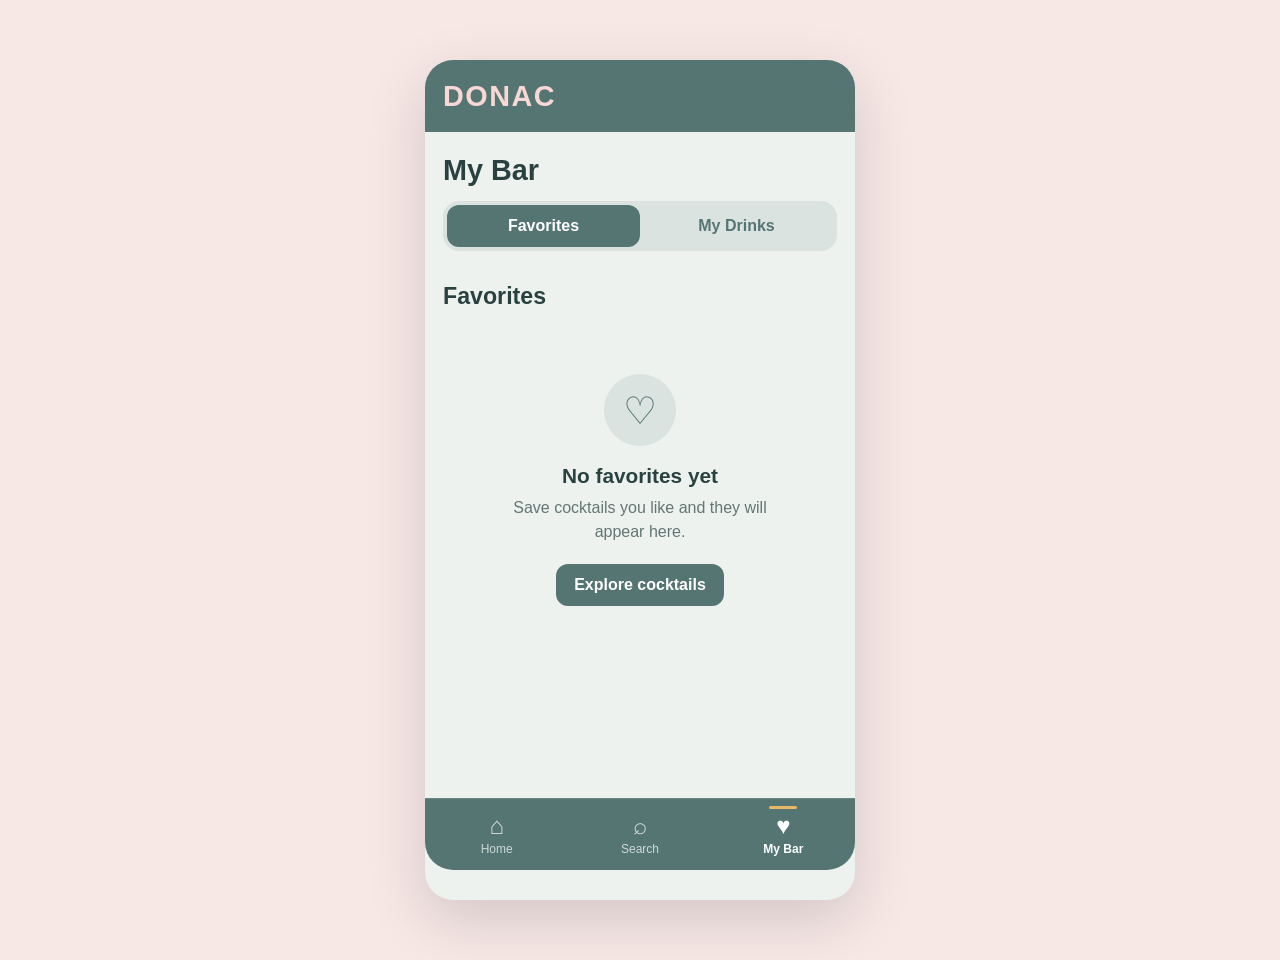
<file: my-bar.html>
<!DOCTYPE html>
<html lang="en">

<head>
    <meta charset="UTF-8">

    <meta
        name="viewport"
        content="width=device-width, initial-scale=1.0"
    >

    <title>My Bar | DONAC</title>

    <link rel="stylesheet" href="css/style.css">
    <link rel="stylesheet" href="css/components.css">
    <link rel="stylesheet" href="css/pages/my-bar.css">

    <link rel="manifest" href="manifest.json">
    <meta name="theme-color" content="#557573">

</head>

<body>

    <div class="app">

        <!-- HEADER -->
        <header class="top-bar">

            <a href="index.html" class="logo">
                DONAC
            </a>

        </header>


        <!-- MAIN -->
        <main class="main-content">

            <section class="section">

                <div class="section-header">

                    <h1>
                        My Bar
                    </h1>

                </div>


                <!-- TABS -->
                <div class="my-bar-tabs">

                    <button
                        class="my-bar-tab active"
                        data-tab="favorites"
                    >
                        Favorites
                    </button>

                    <button
                        class="my-bar-tab"
                        data-tab="my-drinks"
                    >
                        My Drinks
                    </button>

                </div>

            </section>


            <!-- FAVORITES -->
            <section
                class="my-bar-content active"
                id="favorites-content"
            >

                <div class="section-header">

                    <h2>
                        Favorites
                    </h2>

                </div>


                <div
                    class="cocktail-grid"
                    id="favorites-grid"
                >
                </div>


                <div
                    class="empty-state"
                    id="favorites-empty"
                >
                    <div class="empty-icon">
                        ♡
                    </div>

                    <h3>
                        No favorites yet
                    </h3>

                    <p>
                        Save cocktails you like
                        and they will appear here.
                    </p>

                    <a
                        href="index.html"
                        class="empty-button"
                    >
                        Explore cocktails
                    </a>

                </div>

            </section>


            <!-- MY DRINKS -->
            <section
    class="my-bar-content"
    id="my-drinks-content"
>

    <div class="section-header">

        <div>

            <h2>
                My Ingredients
            </h2>

            <p
                class="ingredient-count"
                id="ingredient-count"
            >
                0 selected
            </p>

        </div>


        <button
            class="clear-button"
            onclick="clearIngredients()"
        >
            Clear
        </button>

    </div>


    <p class="ingredients-help">
        Select the ingredients
        you currently have at home.
    </p>


    <div
        class="ingredients-list"
        id="ingredients-list"
    >
    </div>

    <div class="make-results">

    <div class="section-header results-header">

        <h2>
            What can I make?
        </h2>

    </div>


    <div
        class="result-group"
        id="can-make-group"
    >

        <h3 class="result-title">
            Can make
        </h3>

        <div
            class="cocktail-grid"
            id="can-make-grid"
        >
        </div>

        <p
            class="result-empty"
            id="can-make-empty"
        >
            Select more ingredients
            to unlock cocktails.
        </p>

    </div>


    <div
        class="result-group"
        id="almost-make-group"
    >

        <h3 class="result-title">
            Missing 1 ingredient
        </h3>

        <div
            class="cocktail-grid"
            id="almost-make-grid"
        >
        </div>

    </div>

</div>

    <!-- WHAT CAN I MAKE -->
<section class="can-make-section">

    <div class="section-header">

        <div>
            <h2>
                What can I make?
            </h2>

            <p
                class="can-make-count"
                id="can-make-count"
            >
                0 cocktails
            </p>
        </div>

    </div>


    <div
        class="cocktail-grid"
        id="can-make-grid"
    >
    </div>


    <div
        class="empty-state"
        id="can-make-empty"
    >

        <div class="empty-icon">
            🍸
        </div>

        <h3>
            Nothing yet
        </h3>

        <p>
            Select more ingredients
            to discover cocktails
            you can make.
        </p>

    </div>

</section>

</section>

        </main>


        <!-- BOTTOM NAVIGATION -->
        <nav class="bottom-nav">

            <a href="index.html" class="nav-item">

                <span class="nav-icon">
                    ⌂
                </span>

                <span>
                    Home
                </span>

            </a>


            <a href="search.html" class="nav-item">

                <span class="nav-icon">
                    ⌕
                </span>

                <span>
                    Search
                </span>

            </a>


            <a
                href="my-bar.html"
                class="nav-item active"
            >

                <span class="nav-icon">
                    ♥
                </span>

                <span>
                    My Bar
                </span>

            </a>

        </nav>

    </div>


    <script src="js/favorites.js"></script>
    <script src="js/my-bar.js"></script>
    <script src="js/pwa.js"></script>

</body>

</html>
</file>
<file: css/style.css>
:root {
    --color-background: #f7e8e6;
    --color-surface: #edf2ef;

    --color-primary: #557573;
    --color-primary-dark: #405f5d;

    --color-text: #294240;
    --color-text-light: #ffffff;

    --color-accent: #e7b866;

    --bottom-nav-height: 72px;
}


/* =========================
   RESET
========================= */

* {
    box-sizing: border-box;
}

html {
    scroll-behavior: smooth;
}

body {
    margin: 0;

    font-family:
        Arial,
        Helvetica,
        sans-serif;

    background: var(--color-background);
    color: var(--color-text);
}


/* =========================
   GLOBAL
========================= */

a {
    color: inherit;
    text-decoration: none;
}

button {
    font: inherit;
}

img {
    display: block;
    width: 100%;
}


/* =========================
   APP
========================= */

.app {
    width: 100%;
    min-height: 100vh;

    background: var(--color-surface);

    padding-bottom: calc(
        var(--bottom-nav-height) + 24px
    );
}


/* =========================
   MAIN CONTENT
========================= */

.main-content {
    padding: 22px 18px;
}

.section {
    margin-bottom: 32px;
}

.section-header {
    display: flex;

    justify-content: space-between;
    align-items: center;

    gap: 16px;

    margin-bottom: 14px;
}

.section-header h1,
.section-header h2 {
    margin: 0;
}

.section-header h1 {
    font-size: 1.8rem;
}

.section-header h2 {
    font-size: 1.45rem;
}

.section-header a {
    font-size: 0.9rem;
    font-weight: 600;

    color: var(--color-primary);
}

/* =========================
   GLOBAL UI POLISH
========================= */

body {
    -webkit-font-smoothing: antialiased;
}

button,
input {
    font-family: inherit;
}

button {
    -webkit-tap-highlight-color: transparent;
}

.main-content {
    padding-bottom: 24px;
}

.section:last-child {
    margin-bottom: 0;
}

/* =========================
   DESKTOP APP PREVIEW
========================= */

@media (min-width: 700px) {

    body {
        padding:
            30px 0;

        background:
            var(--color-background);
    }


    .app {
        max-width: 430px;

        margin:
            0 auto;

        min-height:
            calc(100vh - 60px);

        border-radius: 28px;

        overflow: hidden;

        box-shadow:
            0 20px 60px
            rgba(0, 0, 0, 0.15);
    }


    .bottom-nav {
        max-width: 430px;

        left: 50%;

        transform:
            translateX(-50%);

        bottom: 30px;

        border-radius:
            0 0 28px 28px;
    }

}
</file>
<file: css/components.css>
/* =========================
   TOP BAR
========================= */

.top-bar {
    height: 72px;

    display: flex;
    align-items: center;

    padding:
        env(safe-area-inset-top)
        18px
        0;

    background:
        var(--color-primary);

    box-sizing: content-box;
}

.logo {
    font-size: 1.8rem;
    font-weight: 800;

    letter-spacing: 1.5px;

    color: #f7d8d4;

    user-select: none;
}


/* =========================
   FEATURED CARD
========================= */

.featured-card {
    position: relative;

    height: 280px;

    overflow: hidden;

    border-radius: 22px;

    background: var(--color-primary);
}

.featured-image {
    width: 100%;
    height: 100%;

    object-fit: cover;
}

.featured-overlay {
    position: absolute;

    left: 0;
    right: 0;
    bottom: 0;

    display: flex;

    justify-content: space-between;
    align-items: end;

    gap: 20px;

    padding: 22px;

    color: white;

    background:
        linear-gradient(
            transparent,
            rgba(24, 52, 50, 0.9)
        );
}

.featured-overlay h2 {
    margin: 0 0 4px;

    font-size: 2rem;
}

.featured-overlay p {
    margin: 0;

    font-size: 0.95rem;
}


/* =========================
   FAVORITE BUTTON
========================= */

.favorite-button {
    width: 46px;
    height: 46px;

    flex-shrink: 0;

    display: flex;
    align-items: center;
    justify-content: center;

    padding: 0;

    border: 2px solid var(--color-accent);
    border-radius: 50%;

    background: rgba(0, 0, 0, 0.15);

    color: var(--color-accent);

    font-size: 1.8rem;
    line-height: 1;

    cursor: pointer;
}

.favorite-button.small {
    width: 38px;
    height: 38px;

    font-size: 1.4rem;
}


/* Kada je cocktail sačuvan u Favorites */

.favorite-button.is-favorite {
    background: var(--color-accent);

    color: var(--color-primary-dark);
}


/* =========================
   COCKTAIL GRID
========================= */

.cocktail-grid {
    display: grid;

    grid-template-columns:
        repeat(2, minmax(0, 1fr));

    gap: 14px;
}


/* =========================
   COCKTAIL CARD
========================= */

.cocktail-card {
    position: relative;

    min-height: 230px;

    overflow: hidden;

    border-radius: 20px;

    background: var(--color-primary);

    cursor: pointer;
}

.cocktail-card img {
    position: absolute;

    width: 100%;
    height: 100%;

    object-fit: cover;
}

.cocktail-card-overlay {
    position: absolute;

    left: 0;
    right: 0;
    bottom: 0;

    display: flex;

    justify-content: space-between;
    align-items: end;

    gap: 8px;

    padding: 14px;

    color: white;

    background:
        linear-gradient(
            transparent,
            rgba(24, 52, 50, 0.9)
        );
}

.cocktail-card h3 {
    margin: 0 0 4px;

    font-size: 1.05rem;
}

.cocktail-card p {
    margin: 0;

    font-size: 0.8rem;
}


/* =========================
   BOTTOM NAVIGATION
========================= */

.bottom-nav {
    position: fixed;

    left: 0;
    right: 0;
    bottom: 0;

    z-index: 100;

    height:
        calc(
            var(--bottom-nav-height) +
            env(safe-area-inset-bottom)
        );

    padding-bottom:
        env(safe-area-inset-bottom);

    display: grid;

    grid-template-columns:
        repeat(3, 1fr);

    background:
        var(--color-primary);

    border-top:
        1px solid
        rgba(255, 255, 255, 0.12);
}

.nav-item {
    display: flex;

    flex-direction: column;

    justify-content: center;
    align-items: center;

    gap: 4px;

    color:
        rgba(255, 255, 255, 0.72);

    font-size: 0.75rem;
}

.nav-icon {
    font-size: 1.5rem;

    line-height: 1;
}

.nav-item.active {
    color: white;
}

/* =========================
   INTERACTIONS
========================= */

.cocktail-card,
.featured-card,
.favorite-button,
.nav-item {
    transition:
        transform 0.18s ease,
        opacity 0.18s ease,
        background 0.18s ease;
}

.cocktail-card:active,
.featured-card:active {
    transform: scale(0.985);
}

.favorite-button:active {
    transform: scale(0.9);
}


/* =========================
   CARD IMAGE FALLBACK
========================= */

.cocktail-card img,
.featured-image {
    background:
        rgba(85, 117, 115, 0.15);
}


/* =========================
   NAVIGATION
========================= */

.nav-item {
    position: relative;
}

.nav-item.active {
    font-weight: 700;
}

.nav-item.active::before {
    content: "";

    position: absolute;

    top: 7px;

    width: 28px;
    height: 3px;

    border-radius: 999px;

    background:
        var(--color-accent);
}

.cocktail-card img,
.featured-image,
.cocktail-hero-image {
    user-select: none;

    -webkit-user-drag: none;
}
</file>
<file: css/pages/my-bar.css>
/* =========================
   MY BAR TABS
========================= */

.my-bar-tabs {
    display: grid;

    grid-template-columns:
        repeat(2, 1fr);

    padding: 4px;

    border-radius: 16px;

    background:
        rgba(85, 117, 115, 0.12);
}


.my-bar-tab {
    padding: 12px 10px;

    border: none;

    border-radius: 12px;

    background: transparent;

    color: var(--color-primary);

    font-weight: 700;

    cursor: pointer;
}


.my-bar-tab.active {
    background:
        var(--color-primary);

    color: white;
}


/* =========================
   CONTENT
========================= */

.my-bar-content {
    display: none;

    margin-bottom: 30px;
}


.my-bar-content.active {
    display: block;
}


/* =========================
   EMPTY STATE
========================= */

.empty-state {
    display: none;

    padding: 50px 20px;

    text-align: center;
}


.empty-state.active {
    display: block;
}


.empty-icon {
    display: flex;

    align-items: center;
    justify-content: center;

    width: 72px;
    height: 72px;

    margin: 0 auto 18px;

    border-radius: 50%;

    background:
        rgba(85, 117, 115, 0.12);

    color:
        var(--color-primary);

    font-size: 2.4rem;
}


.empty-state h3 {
    margin:
        0 0 8px;

    font-size: 1.3rem;
}


.empty-state p {
    max-width: 260px;

    margin:
        0 auto 20px;

    color:
        rgba(41, 66, 64, 0.7);

    line-height: 1.5;
}


.empty-button {
    display: inline-block;

    padding:
        12px 18px;

    border-radius: 12px;

    background:
        var(--color-primary);

    color: white;

    font-weight: 700;
}


/* =========================
   MY DRINKS
========================= */

.coming-soon {
    padding: 45px 20px;

    text-align: center;
}


.coming-soon h2 {
    margin-top: 0;
}


.coming-soon p {
    max-width: 280px;

    margin:
        0 auto;

    line-height: 1.6;

    color:
        rgba(41, 66, 64, 0.7);
}


/* =========================
   DESKTOP PREVIEW
========================= */

@media (min-width: 700px) {

    .app {
        max-width: 430px;

        margin:
            30px auto;

        min-height:
            calc(100vh - 60px);

        border-radius: 28px;

        overflow: hidden;

        box-shadow:
            0 20px 60px
            rgba(0, 0, 0, 0.15);
    }


    .bottom-nav {
        max-width: 430px;

        left: 50%;

        transform:
            translateX(-50%);

        bottom: 30px;

        border-radius:
            0 0 28px 28px;
    }

}

/* =========================
   MY INGREDIENTS
========================= */

.ingredients-help {
    margin:
        -4px 0 18px;

    color:
        rgba(41, 66, 64, 0.7);

    line-height: 1.5;
}


.ingredients-list {
    display: flex;

    flex-wrap: wrap;

    gap: 10px;
}


.ingredient-chip {
    padding:
        10px 14px;

    border:
        1px solid
        rgba(85, 117, 115, 0.25);

    border-radius: 999px;

    background: white;

    color:
        var(--color-primary);

    font-size: 0.9rem;

    font-weight: 600;

    cursor: pointer;
}


.ingredient-chip.selected {
    border-color:
        var(--color-primary);

    background:
        var(--color-primary);

    color: white;
}


.ingredient-count {
    margin:
        5px 0 0;

    color:
        rgba(41, 66, 64, 0.6);

    font-size: 0.85rem;
}


.clear-button {
    padding:
        8px 12px;

    border: none;

    border-radius: 10px;

    background:
        rgba(85, 117, 115, 0.12);

    color:
        var(--color-primary);

    font-weight: 700;

    cursor: pointer;
}

/* =========================
   WHAT CAN I MAKE
========================= */

.can-make-section {
    margin-top: 36px;

    padding-top: 28px;

    border-top:
        1px solid
        rgba(41, 66, 64, 0.12);
}


.can-make-count {
    margin:
        5px 0 0;

    color:
        rgba(41, 66, 64, 0.6);

    font-size: 0.85rem;
}

/* =========================
   WHAT CAN I MAKE
========================= */

.make-results {
    margin-top: 36px;
}


.results-header {
    margin-bottom: 18px;
}


.result-group {
    margin-bottom: 30px;
}


.result-title {
    margin:
        0 0 12px;

    color:
        var(--color-primary);

    font-size: 1rem;
}


.result-empty {
    margin: 0;

    padding:
        22px 16px;

    border-radius: 14px;

    background:
        rgba(85, 117, 115, 0.08);

    color:
        rgba(41, 66, 64, 0.65);

    text-align: center;

    line-height: 1.5;
}


.result-card {
    min-height: 210px;
}


.can-make-label {
    color:
        #ffffff;

    font-weight: 700;
}


.missing-label {
    color:
        #ffffff;

    font-weight: 600;
}
</file>
